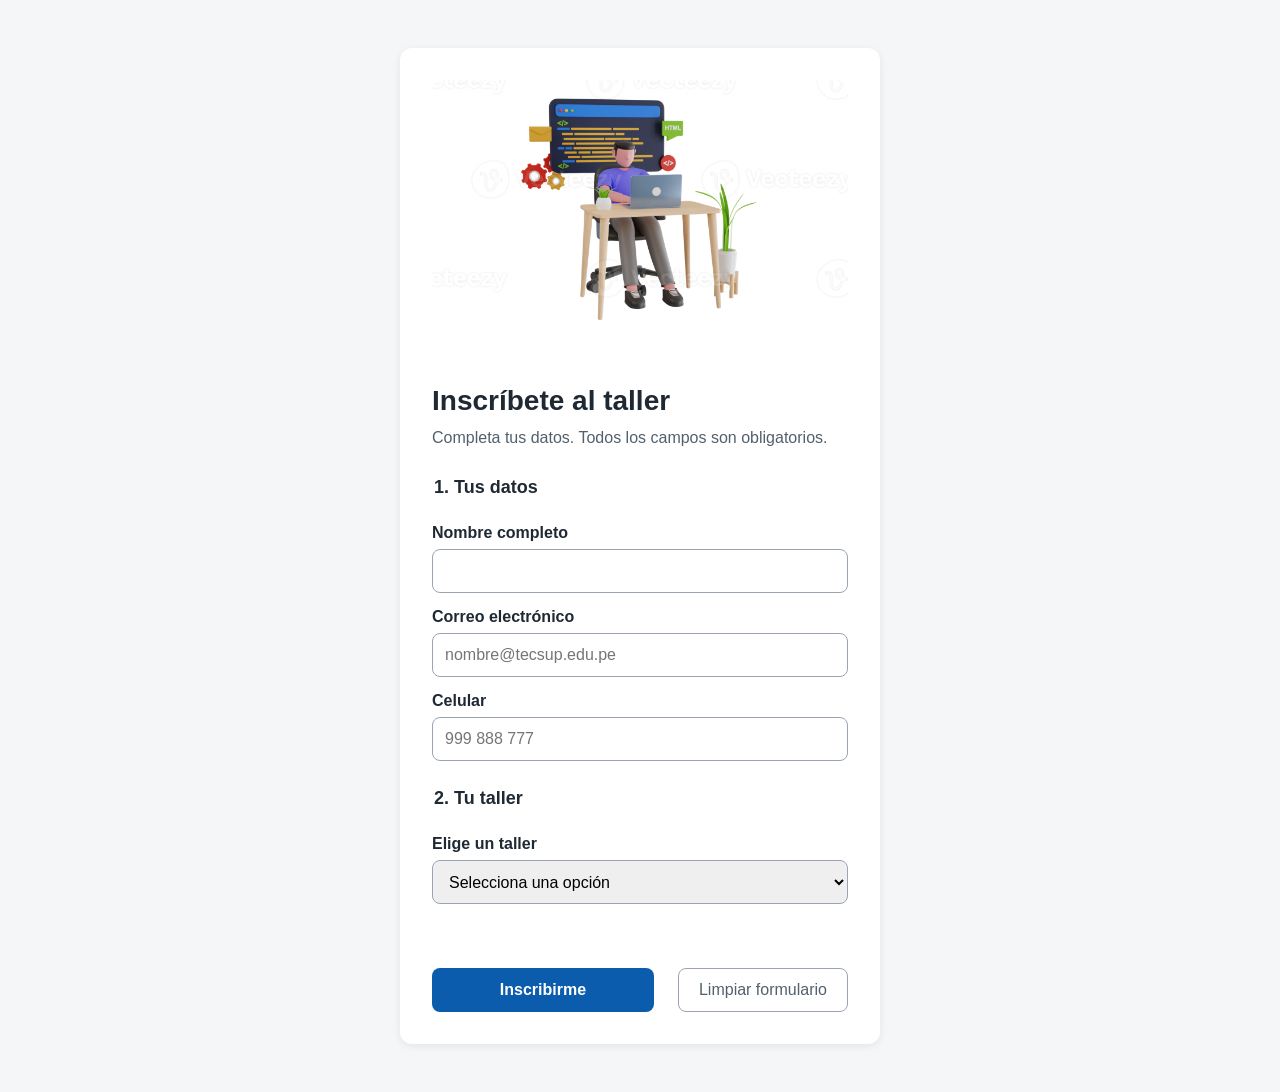
<file: index.html>
<!DOCTYPE html>
<html lang="es">
<head>
  <meta charset="UTF-8">
  <meta name="viewport" content="width=device-width, initial-scale=1.0">
  <title>Inscripción al taller</title>
  <link rel="stylesheet" href="estilos.css">
</head>
<body>
  <main class="tarjeta">
    <img src="img/banner.png" alt="Estudiantes programando en el laboratorio">
    <h1>Inscríbete al taller</h1>
    <p class="ayuda">Completa tus datos. Todos los campos son obligatorios.</p>
 
    <form id="formulario" novalidate>
      <fieldset>
        <legend>1. Tus datos</legend>
        <label for="nombre">Nombre completo</label>
        <input id="nombre" type="text" autocomplete="name" required>
 
        <label for="correo">Correo electrónico</label>
        <input id="correo" type="email" autocomplete="email"
               placeholder="nombre@tecsup.edu.pe" required>
 
        <label for="telefono">Celular</label>
        <input id="telefono" type="tel" placeholder="999 888 777" required>
      </fieldset>
 
      <fieldset>
        <legend>2. Tu taller</legend>
        <label for="taller">Elige un taller</label>
        <select id="taller" required>
          <option value="">Selecciona una opción</option>
          <optgroup label="Control de versiones">
            <option>Git</option> <option>GitHub</option> <option>Markdown</option>
          </optgroup>
          <optgroup label="Desarrollo web">
            <option>HTML</option> <option>CSS</option> <option>JavaScript</option>
            <option>React</option> <option>Node.js</option> <option>APIs</option>
          </optgroup>
          <optgroup label="Diseño y calidad">
            <option>Figma</option> <option>Accesibilidad</option> <option>Testing</option>
          </optgroup>
        </select>
      </fieldset>
 
      <p id="mensaje" class="mensaje" role="status"></p>
 
      <div class="acciones">
        <button type="submit" class="boton-principal">Inscribirme</button>
        <button type="reset" class="boton-secundario">Limpiar formulario</button>
      </div>
    </form>
  </main>
  <script src="app.js"></script>
</body>
</html>
</file>
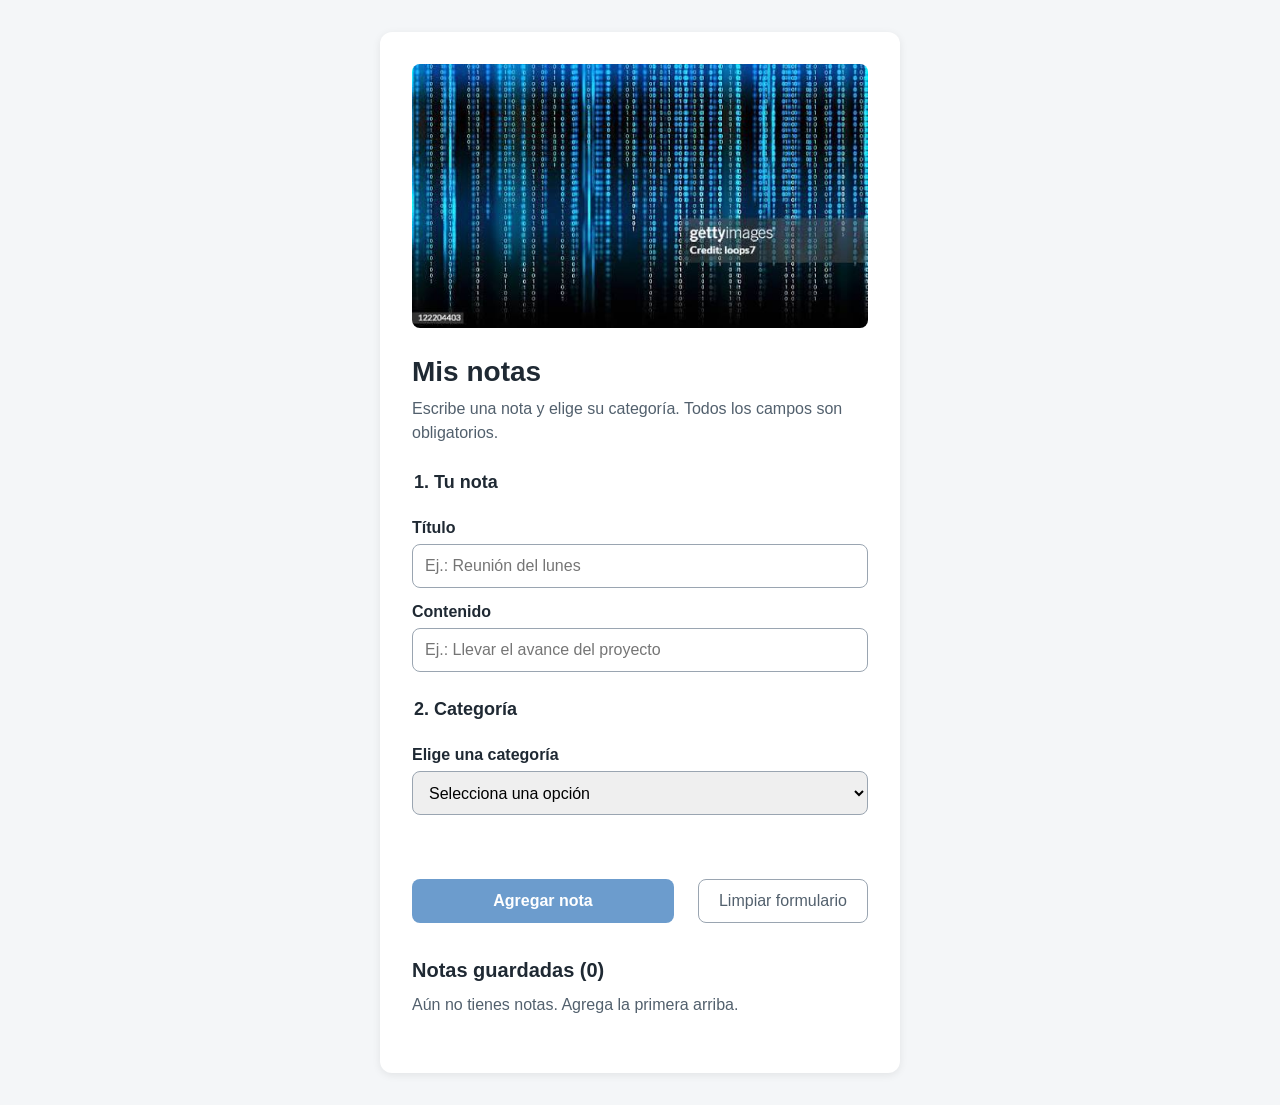
<file: app-notas/index.html>
<!DOCTYPE html>
<html lang="es">
<head>
  <meta charset="UTF-8">
  <meta name="viewport" content="width=device-width, initial-scale=1.0">
  <title>Mis notas</title>
  <link rel="stylesheet" href="estilos.css">
</head>
<body>
  <main class="tarjeta">
    <img src="img/banner.png" alt="Escritorio con cuaderno y laptop para organizar notas">
    <h1>Mis notas</h1>
    <p class="ayuda">Escribe una nota y elige su categoría. Todos los campos son obligatorios.</p>

    <form id="formulario" novalidate>
      <fieldset>
        <legend>1. Tu nota</legend>
        <label for="titulo">Título</label>
        <input id="titulo" type="text" maxlength="60" placeholder="Ej.: Reunión del lunes" required>

        <label for="texto">Contenido</label>
        <input id="texto" type="text" maxlength="200" placeholder="Ej.: Llevar el avance del proyecto" required>
      </fieldset>

      <fieldset>
        <legend>2. Categoría</legend>
        <label for="categoria">Elige una categoría</label>
        <select id="categoria" required>
          <option value="">Selecciona una opción</option>
          <optgroup label="Vida diaria">
            <option>Personal</option> <option>Casa</option> <option>Compras</option>
          </optgroup>
          <optgroup label="Trabajo y estudio">
            <option>Trabajo</option> <option>Estudio</option> <option>Proyectos</option>
          </optgroup>
          <optgroup label="Otros">
            <option>Ideas</option> <option>Salud</option> <option>Viajes</option>
          </optgroup>
        </select>
      </fieldset>

      <p id="mensaje" class="mensaje" role="status"></p>

      <div class="acciones">
        <button type="submit" id="agregar" class="boton-principal" disabled>Agregar nota</button>
        <button type="reset" class="boton-secundario">Limpiar formulario</button>
      </div>
    </form>

    <section aria-labelledby="titulo-lista">
      <h2 id="titulo-lista">Notas guardadas <span id="contador">(0)</span></h2>
      <p id="vacio" class="ayuda">Aún no tienes notas. Agrega la primera arriba.</p>
      <ul id="lista" class="lista"></ul>
    </section>
  </main>

  <script src="app.js"></script>
</body>
</html>
</file>
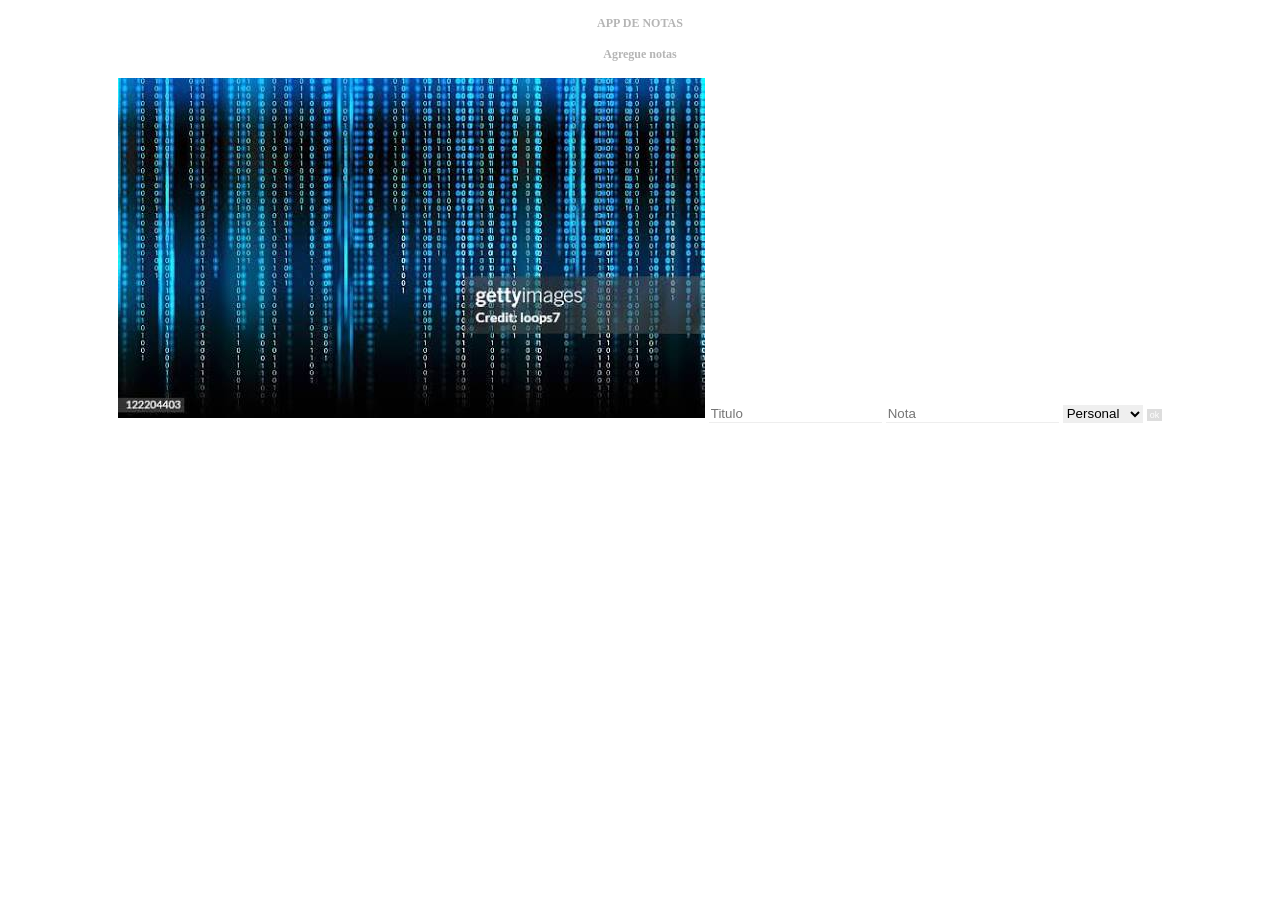
<file: app-notas/original/index.html>
<!DOCTYPE html>
<html lang="es">
<head>
  <meta charset="UTF-8">
  <title>pagina1</title>
  <link rel="stylesheet" href="estilos.css">
</head>
<body>
  <h4>APP DE NOTAS</h4>
  <h4>Agregue notas</h4>
  <img src="../img/banner.png">
  <input id="titulo" placeholder="Titulo">
  <input id="texto" placeholder="Nota">
  <select id="categoria">
    <option>Personal</option> <option>Trabajo</option> <option>Estudio</option>
    <option>Ideas</option> <option>Compras</option> <option>Salud</option>
    <option>Viajes</option> <option>Finanzas</option> <option>Casa</option>
    <option>Proyectos</option> <option>Otros</option>
  </select>
  <button id="agregar">ok</button>
  <ul id="lista"></ul>
  <script src="app.js"></script>
</body>
</html>
</file>
<file: estilos.css>
:root {
  --color-primario: #0b5cad;
  --color-texto: #1f2933;
  --color-suave: #52606d;
  --color-borde: #9aa5b1;
  --color-fondo: #f4f6f8;
  --color-error: #b42318;
  --color-exito: #067647;
  --espacio: 16px;
}
 
* { box-sizing: border-box; }
 
body {
  margin: 0;
  padding: var(--espacio);
  font-family: Arial, Helvetica, sans-serif;
  font-size: 16px;
  line-height: 1.5;
  color: var(--color-texto);
  background: var(--color-fondo);
}
 
.tarjeta {
  max-width: 480px;
  margin: 32px auto;
  padding: 32px;
  background: #ffffff;
  border-radius: 12px;
  box-shadow: 0 2px 8px rgba(0, 0, 0, 0.08);
}
 
.tarjeta img { width: 100%; border-radius: 8px; }
 
h1 { font-size: 28px; margin: 16px 0 4px; }
.ayuda { color: var(--color-suave); margin: 0 0 24px; }
 
fieldset { border: none; padding: 0; margin: 0 0 24px; }
legend { font-size: 18px; font-weight: bold; margin-bottom: 8px; }
label { display: block; font-weight: bold; margin: 12px 0 4px; }
 
input, select {
  width: 100%;
  min-height: 44px;
  padding: 8px 12px;
  font-size: 16px;
  border: 1px solid var(--color-borde);
  border-radius: 8px;
}
 
.validado input:invalid,
.validado select:invalid { border: 2px solid var(--color-error); }
 
.acciones { display: flex; gap: 24px; flex-wrap: wrap; }
 
button {
  min-height: 44px;
  padding: 10px 20px;
  font-size: 16px;
  border-radius: 8px;
  cursor: pointer;
}
 
.boton-principal {
  flex: 1;
  background: var(--color-primario);
  color: #ffffff;
  border: none;
  font-weight: bold;
}
 
.boton-principal:disabled { opacity: 0.6; cursor: wait; }
 
.boton-secundario {
  background: transparent;
  color: var(--color-suave);
  border: 1px solid var(--color-borde);
}
 
:focus-visible { outline: 3px solid #f59e0b; outline-offset: 2px; }
 
.mensaje { min-height: 24px; font-weight: bold; }
.mensaje.error { color: var(--color-error); }
.mensaje.exito { color: var(--color-exito); }
.mensaje.info { color: var(--color-primario); }
</file>
<file: app-notas/estilos.css>
:root {
  --color-primario: #0b5cad;
  --color-texto: #1f2933;
  --color-suave: #52606d;
  --color-borde: #9aa5b1;
  --color-fondo: #f4f6f8;
  --color-error: #b42318;
  --color-exito: #067647;
  --color-peligro: #b42318;
  --espacio: 15x;
}

* { box-sizing: border-box; }

body {
  margin: 0;
  padding: var(--espacio);
  font-family: Arial, Helvetica, sans-serif;
  font-size: 16px;
  line-height: 1.5;
  color: var(--color-texto);
  background: var(--color-fondo);
}

.tarjeta {
  max-width: 520px;
  margin: 32px auto;
  padding: 32px;
  background: #ffffff;
  border-radius: 12px;
  box-shadow: 0 2px 8px rgba(0, 0, 0, 0.08);
}

.tarjeta img { width: 100%; border-radius: 8px; }

h1 { font-size: 28px; margin: 16px 0 4px; }
h2 { font-size: 20px; margin: 32px 0 8px; }
.ayuda { color: var(--color-suave); margin: 0 0 24px; }

fieldset { border: none; padding: 0; margin: 0 0 24px; }
legend { font-size: 18px; font-weight: bold; margin-bottom: 8px; }
label { display: block; font-weight: bold; margin: 12px 0 4px; }

input, select {
  width: 100%;
  min-height: 44px;
  padding: 8px 12px;
  font-size: 16px;
  border: 1px solid var(--color-borde);
  border-radius: 8px;
}

.validado input:invalid,
.validado select:invalid { border: 2px solid var(--color-error); }

.acciones { display: flex; gap: 24px; flex-wrap: wrap; }

button {
  min-height: 44px;
  padding: 10px 20px;
  font-size: 16px;
  border-radius: 8px;
  cursor: pointer;
}

.boton-principal {
  flex: 1;
  background: var(--color-primario);
  color: #ffffff;
  border: none;
  font-weight: bold;
}
.boton-principal:disabled { opacity: 0.6; cursor: not-allowed; }

.boton-secundario {
  background: transparent;
  color: var(--color-suave);
  border: 1px solid var(--color-borde);
}

.boton-peligro {
  background: #ffffff;
  color: var(--color-peligro);
  border: 1px solid var(--color-peligro);
  padding: 10px 16px;
}

.boton-deshacer {
  background: transparent;
  color: var(--color-primario);
  border: none;
  font-weight: bold;
  text-decoration: underline;
}

:focus-visible { outline: 3px solid #f59e0b; outline-offset: 2px; }

.mensaje { min-height: 24px; font-weight: bold; margin: 0 0 16px; }
.mensaje.error { color: var(--color-error); }
.mensaje.exito { color: var(--color-exito); }
.mensaje.info { color: var(--color-primario); }

.lista { list-style: none; margin: 0; padding: 0; }
.lista li {
  display: flex;
  align-items: center;
  justify-content: space-between;
  gap: var(--espacio);
  padding: 16px 0;
  border-bottom: 1px solid #e4e7eb;
}
.nota-titulo { font-weight: bold; display: block; }
.nota-texto { display: block; }
.nota-categoria { color: var(--color-suave); font-size: 16px; }

@media (max-width: 480px) {
  .tarjeta { padding: 16px; margin: 16px auto; }
  .acciones { gap: 16px; }
}
</file>
<file: app-notas/original/estilos.css>
body { font-family: "Times New Roman"; text-align: center; color: #b5b5b5; margin: 0; }
h4 { font-size: 12px; }
input, select { border: none; border-bottom: 1px solid #eeeeee; margin: 0; }
button { font-size: 9px; padding: 1px 3px; background: #ddd; color: #fff; border: none; }
li { font-size: 11px; }
li a { color: red; font-size: 20px; font-weight: bold; }
*:focus { outline: none; }
</file>
